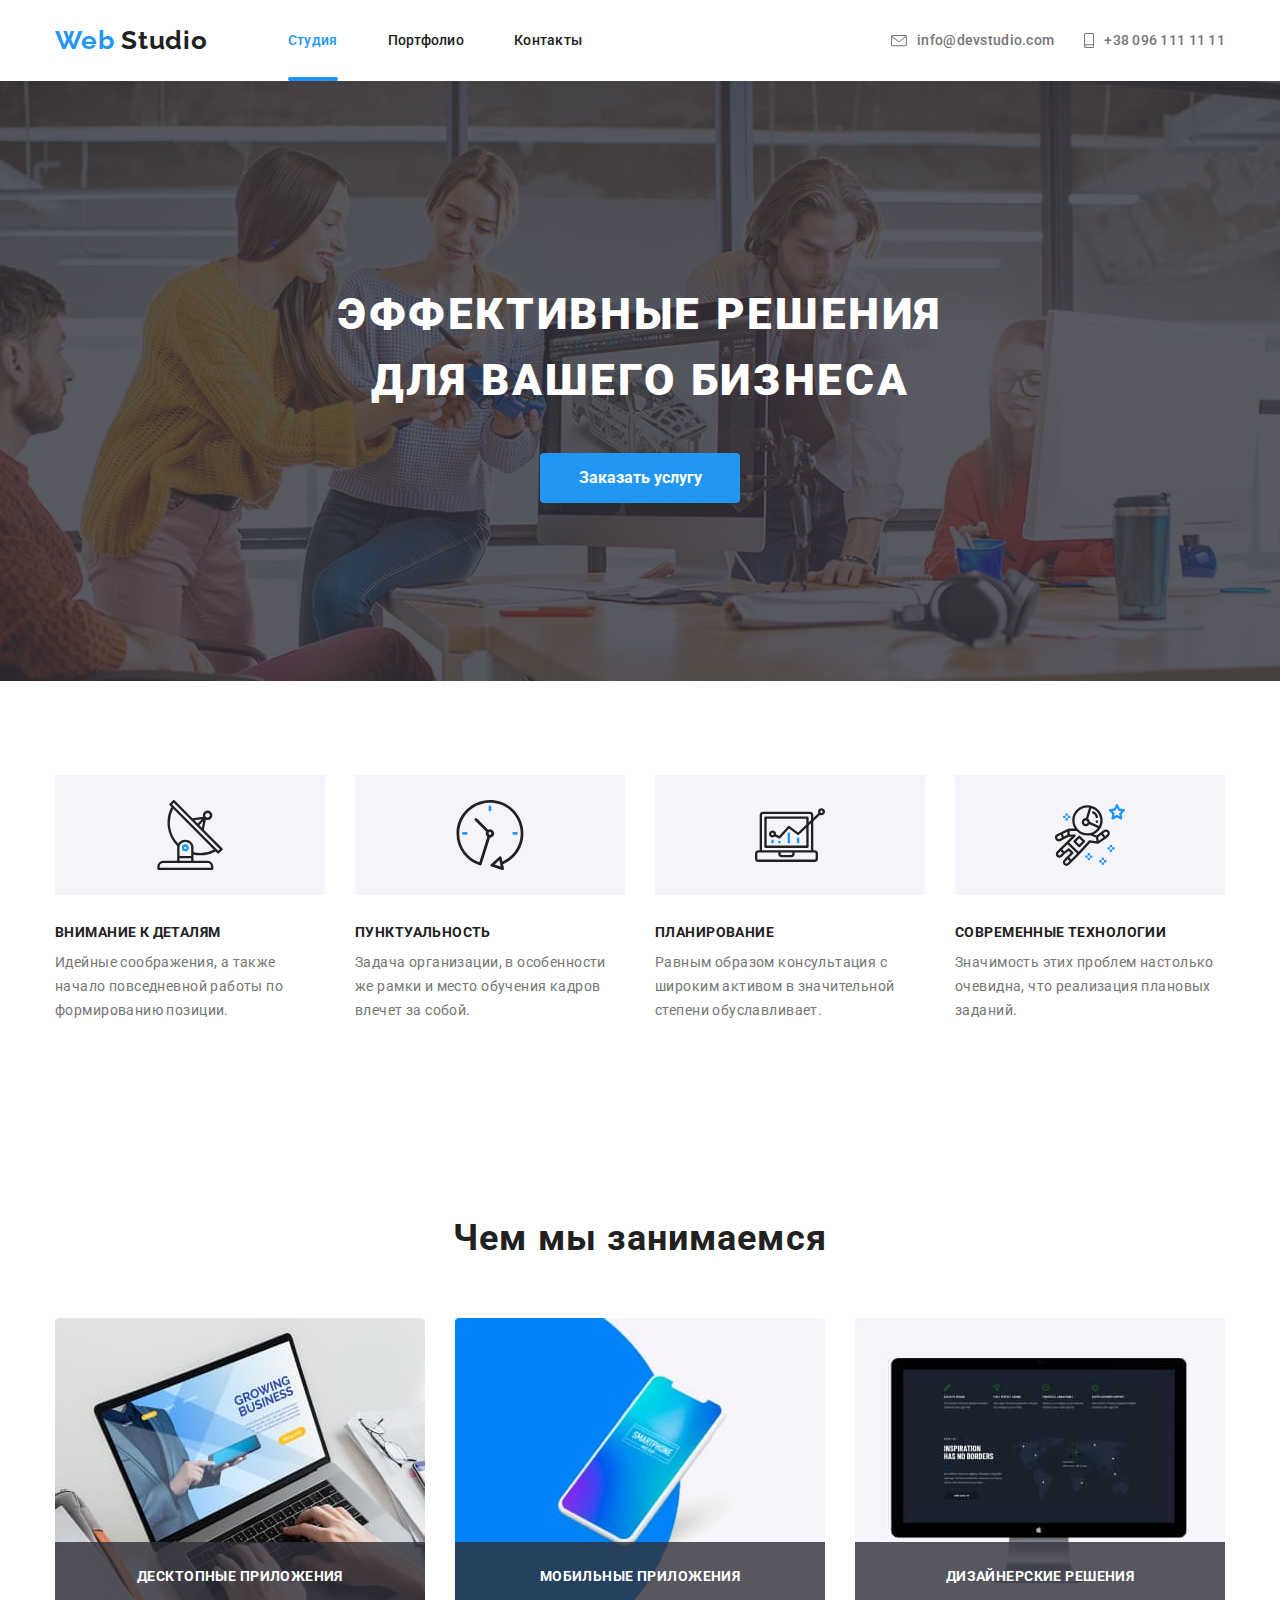
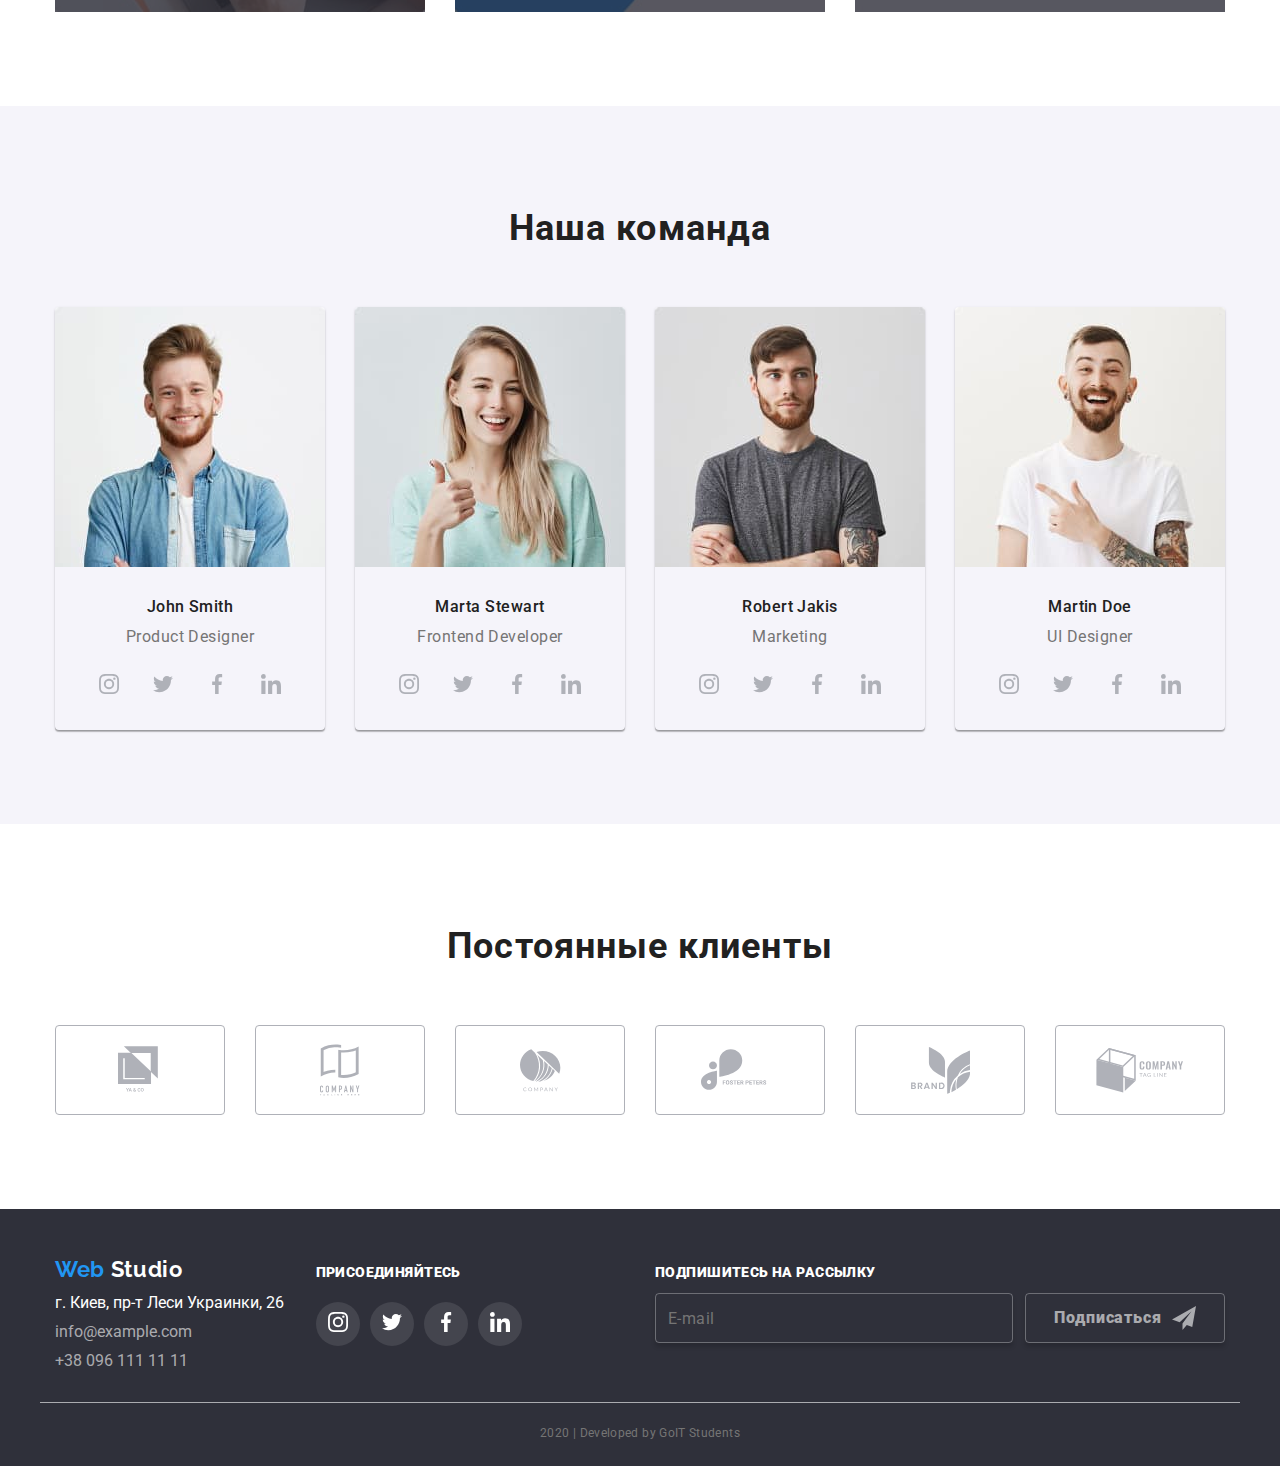
<file: index.html>
<!DOCTYPE html>
<html lang="ru">
  <head>
    <meta charset="UTF-8" />
    <meta name="viewport" content="width=device-width, initial-scale=1.0" />
    <title>Web Studio v.1</title>
    <link
      href="https://fonts.googleapis.com/css2?family=Raleway:wght@700&family=Roboto:wght@400;500;700;900&display=swap"
      rel="stylesheet"
    />
    <link rel="stylesheet" href="./css/common.css" />
    <link rel="stylesheet" href="./css/main.css" />
  </head>
  <body>
    <!-- header-conteiner -->
    <header>
      <div class="container">
        <div class="hed">
          <nav class="nav">
            <a class="header-logo" href="./index.html">
              Web <span>Studio</span></a
            >
            <ul class="site-nav list-rule">
              <li class="item">
                <a href="./index.html" class="link current">Студия</a>
              </li>
              <li class="item">
                <a href="./portfolio.html" class="link">Портфолио</a>
              </li>
              <li class="item"><a href="" class="link">Контакты </a></li>
            </ul>
          </nav>
          <ul class="link-nav list-rule">
            <li class="item-link">
              <a href="mailto:info@devstudio.com" class="link"
                ><svg class="nav-icon" width="16" height="12">
                  <use href="./images/symbol-defs.svg#envelope"></use>
                </svg>
                info@devstudio.com
              </a>
            </li>
            <li class="item-link">
              <a href="tel:+380961111111" class="link"
                ><svg class="nav-icon" width="10" height="15">
                  <use href="./images/symbol-defs.svg#smartphone"></use></svg
                >+38 096 111 11 11</a
              >
            </li>
          </ul>
        </div>
      </div>
    </header>
    <main>
      <section class="conteiner hero">
        <div class="hero-content">
          <h1 class="title-hero">ЭФФЕКТИВНЫЕ РЕШЕНИЯ ДЛЯ ВАШЕГО БИЗНЕСА</h1>
          <a href="" class="button hero-button">Заказать услугу</a>
        </div>
      </section>
      <!-- features-conteiner-->
      <section class="section">
        <div class="container">
          <h2 class="title visually-hidden">Features</h2>
          <ul class="features-list list-rule">
            <li class="item">
              <div class="features-link">
                <svg class="features-link-icon" width="70" height="70">
                  <use href="./images/symbol-defs.svg#antenna"></use>
                </svg>
              </div>
              <div class="features-description">
                <h3 class="title">ВНИМАНИЕ К ДЕТАЛЯМ</h3>
                <p class="text">
                  Идейные соображения, а также начало повседневной работы по
                  формированию позиции.
                </p>
              </div>
            </li>
            <li class="item">
              <div class="features-link">
                <svg class="features-link-icon" width="70" height="70">
                  <use href="./images/symbol-defs.svg#clock"></use>
                </svg>
              </div>
              <div class="features-description">
                <h3 class="title">ПУНКТУАЛЬНОСТЬ</h3>
                <p class="text">
                  Задача организации, в особенности же рамки и место обучения
                  кадров влечет за собой.
                </p>
              </div>
            </li>
            <li class="item">
              <div class="features-link">
                <svg class="features-link-icon" width="70" height="70">
                  <use href="./images/symbol-defs.svg#diagram"></use>
                </svg>
              </div>
              <div class="features-description">
                <h3 class="title">ПЛАНИРОВАНИЕ</h3>
                <p class="text">
                  Равным образом консультация с широким активом в значительной
                  степени обуславливает.
                </p>
              </div>
            </li>
            <li class="item">
              <div class="features-link">
                <svg class="features-link-icon" width="70" height="70">
                  <use href="./images/symbol-defs.svg#astronaut"></use>
                </svg>
              </div>
              <div class="features-description">
                <h3 class="title">СОВРЕМЕННЫЕ ТЕХНОЛОГИИ</h3>
                <p class="text">
                  Значимость этих проблем настолько очевидна, что реализация
                  плановых заданий.
                </p>
              </div>
            </li>
          </ul>
        </div>
      </section>
      <!-- what-we-do-conteiner -->
      <section class="section">
        <div class="container">
          <h2 class="title title-margin">Чем мы занимаемся</h2>
          <ul class="what-we-do-list list-rule">
            <li class="item">
              <div class="card">
                <img
                  class="image"
                  src="./images/what_we_do/desktop_logo.jpg"
                  alt="руки на клавиатуре ноутбука"
                  width="370"
                  height="294"
                />
                <h3 class="title title-card">ДЕСКТОПНЫЕ ПРИЛОЖЕНИЯ</h3>
              </div>
            </li>
            <li class="item">
              <div class="card">
                <img
                  class="image"
                  src="./images/what_we_do/apps_logo.jpg"
                  alt="фото смартфона"
                  width="370"
                  height="294"
                />
                <h3 class="title title-card">МОБИЛЬНЫЕ ПРИЛОЖЕНИЯ</h3>
              </div>
            </li>
            <li class="item">
              <div class="card">
                <img
                  class="image"
                  src="./images/what_we_do/design_logo.jpg"
                  alt="экран монитора"
                  width="370"
                  height="294"
                />
                <h3 class="title title-card">ДИЗАЙНЕРСКИЕ РЕШЕНИЯ</h3>
              </div>
            </li>
          </ul>
        </div>
      </section>
      <!-- our-team-conteiner -->
      <section class="section team">
        <div class="container">
          <h2 class="title title-margin">Наша команда</h2>
          <ul class="our-team-list list-rule">
            <li class="item">
              <img
                class="image"
                src="./images/team/img_john.jpg"
                width="270"
                height="260"
                alt="фото Джона"
              />
              <h3 class="title">John Smith</h3>
              <p class="text">Product Designer</p>
              <ul class="member-list list-rule">
                <li>
                  <a
                    href="https://instagram.com"
                    class="link"
                    aria-label="иконка Инстаграм"
                  >
                    <svg class="link-icon" widht="20" height="20">
                      <use href="./images/symbol-defs.svg#instagram"></use>
                    </svg>
                  </a>
                </li>
                <li>
                  <a
                    href="https://twitter.com"
                    class="link"
                    aria-label="иконка Твиттер"
                  >
                    <svg class="link-icon" widht="20" height="20">
                      <use href="./images/symbol-defs.svg#twitter"></use></svg
                  ></a>
                </li>
                <li>
                  <a
                    href="https://facebook.com"
                    class="link"
                    aria-label="иконка Фейсбук"
                  >
                    <svg class="link-icon" widht="20" height="20">
                      <use href="./images/symbol-defs.svg#facebook"></use>
                    </svg>
                  </a>
                </li>
                <li>
                  <a
                    href="https://linkedin.com"
                    class="link"
                    aria-label="иконка Линкедин"
                  >
                    <svg class="link-icon" widht="20" height="20">
                      <use href="./images/symbol-defs.svg#linkedin"></use>
                    </svg>
                  </a>
                </li>
              </ul>
            </li>
            <li class="item">
              <img
                class="image"
                src="./images/team/img_maria.jpg"
                width="270"
                height="260"
                alt="фото Марии"
              />
              <h3 class="title">Marta Stewart</h3>
              <p class="text">Frontend Developer</p>
              <ul class="member-list list-rule">
                <li>
                  <a
                    href="https://instagram.com"
                    class="link"
                    aria-label="иконка Инстаграм"
                  >
                    <svg class="link-icon" widht="20" height="20">
                      <use href="./images/symbol-defs.svg#instagram"></use>
                    </svg>
                  </a>
                </li>
                <li>
                  <a
                    href="https://twitter.com"
                    class="link"
                    aria-label="иконка Твиттер"
                  >
                    <svg class="link-icon" widht="20" height="20">
                      <use href="./images/symbol-defs.svg#twitter"></use></svg
                  ></a>
                </li>
                <li>
                  <a
                    href="https://facebook.com"
                    class="link"
                    aria-label="иконка Фейсбук"
                  >
                    <svg class="link-icon" widht="20" height="20">
                      <use href="./images/symbol-defs.svg#facebook"></use></svg
                  ></a>
                </li>
                <li>
                  <a
                    href="https://linkedin.com"
                    class="link"
                    aria-label="иконка Линкедин"
                  >
                    <svg class="link-icon" widht="20" height="20">
                      <use href="./images/symbol-defs.svg#linkedin"></use></svg
                  ></a>
                </li>
              </ul>
            </li>

            <li class="item">
              <img
                class="image"
                src="./images/team/img_robert.jpg"
                width="270"
                height="260"
                alt="фото Роберта"
              />
              <h3 class="title">Robert Jakis</h3>
              <p class="text">Marketing</p>
              <ul class="member-list list-rule">
                <li>
                  <a
                    href="https://instagram.com"
                    class="link"
                    aria-label="иконка Инстаграм"
                  >
                    <svg class="link-icon" widht="20" height="20">
                      <use href="./images/symbol-defs.svg#instagram"></use>
                    </svg>
                  </a>
                </li>
                <li>
                  <a
                    href="https://twitter.com"
                    class="link"
                    aria-label="иконка Твиттер"
                  >
                    <svg class="link-icon" widht="20" height="20">
                      <use href="./images/symbol-defs.svg#twitter"></use></svg
                  ></a>
                </li>
                <li>
                  <a
                    href="https://facebook.com"
                    class="link"
                    aria-label="иконка Фейсбук"
                  >
                    <svg class="link-icon" widht="20" height="20">
                      <use href="./images/symbol-defs.svg#facebook"></use></svg
                  ></a>
                </li>
                <li>
                  <a
                    href="https://linkedin.com"
                    class="link"
                    aria-label="иконка Линкедин"
                  >
                    <svg class="link-icon" widht="20" height="20">
                      <use href="./images/symbol-defs.svg#linkedin"></use></svg
                  ></a>
                </li>
              </ul>
            </li>

            <li class="item">
              <img
                class="image"
                src="./images/team/img_martin.jpg"
                width="270"
                height="260"
                alt="фото Мартина"
              />
              <h3 class="title">Martin Doe</h3>
              <p class="text">UI Designer</p>
              <ul class="member-list list-rule">
                <li>
                  <a
                    href="https://instagram.com"
                    class="link"
                    aria-label="иконка Инстаграм"
                  >
                    <svg class="link-icon" widht="20" height="20">
                      <use href="./images/symbol-defs.svg#instagram"></use>
                    </svg>
                  </a>
                </li>
                <li>
                  <a
                    href="https://twitter.com"
                    class="link"
                    aria-label="иконка Твиттер"
                  >
                    <svg class="link-icon" widht="20" height="20">
                      <use href="./images/symbol-defs.svg#twitter"></use></svg
                  ></a>
                </li>
                <li>
                  <a
                    href="https://facebook.com"
                    class="link"
                    aria-label="иконка Фейсбук"
                  >
                    <svg class="link-icon" widht="20" height="20">
                      <use href="./images/symbol-defs.svg#facebook"></use></svg
                  ></a>
                </li>
                <li>
                  <a
                    href="https://linkedin.com"
                    class="link"
                    aria-label="иконка Линкедин"
                  >
                    <svg class="link-icon" widht="20" height="20">
                      <use href="./images/symbol-defs.svg#linkedin"></use></svg
                  ></a>
                </li>
              </ul>
            </li>
          </ul>
        </div>
      </section>
      <!-- regular-clients-conteiner -->
      <section class="section">
        <div class="container">
          <h2 class="title client-title">Постоянные клиенты</h2>
          <ul class="regular-clients-list list-rule">
            <li class="item">
              <a href="" class="client-logo" aria-label="Клиент 1">
                <svg class="client-logo-icon" width="44" height="49">
                  <use href="./images/symbol-defs.svg#client1"></use>
                </svg>
              </a>
            </li>
            <li class="item">
              <a
                href=""
                class="client-logo client-logo--client2"
                aria-label="Клиент 2"
              >
                <svg class="client-logo-icon" width="40" height="52">
                  <use href="./images/symbol-defs.svg#client2"></use></svg
              ></a>
            </li>
            <li class="item">
              <a
                href=""
                class="client-logo client-logo--client3"
                aria-label="Клиент 3"
              >
                <svg class="client-logo-icon" width="41" height="43">
                  <use href="./images/symbol-defs.svg#client3"></use></svg
              ></a>
            </li>
            <li class="item">
              <a
                href=""
                class="client-logo client-logo--client4"
                aria-label="Клиент 4"
              >
                <svg class="client-logo-icon" width="78" height="42">
                  <use href="./images/symbol-defs.svg#client4"></use></svg
              ></a>
            </li>
            <li class="item">
              <a
                href=""
                class="client-logo client-logo--client5"
                aria-label="Клиент 5"
              >
                <svg class="client-logo-icon" width="59" height="47">
                  <use href="./images/symbol-defs.svg#client5"></use></svg
              ></a>
            </li>
            <li>
              <a
                href=""
                class="client-logo client-logo--client6"
                aria-label="Клиент 6"
              >
                <svg class="client-logo-icon" width="88" height="45">
                  <use href="./images/symbol-defs.svg#client6"></use></svg
              ></a>
            </li>
          </ul>
        </div>
      </section>
    </main>
    <!-- footer-conteiner -->
    <footer class="footer">
      <div class="container footer-flex">
        <div class="contacts">
          <a class="footer-logo" href="./index.html"
            >Web <span class="footer-logo-span">Studio</span></a
          >
          <h2 class="title foorter-title">Контакты</h2>

          <address>
            <a href="#" class="address">г. Киев, пр-т Леси Украинки, 26</a>
            <a href="mailto:info@example.com" class="link mail"
              >info@example.com</a
            >
            <a href="tel:+380961111111" class="link">+38 096 111 11 11</a>
          </address>
        </div>
        <div class="subscribe connect">
          <b>Присоединяйтесь</b>
          <ul class="footer-social list-rule">
            <li class="footer-social__link">
              <a href="" aria-label="ссылка на Instagram">
                <svg class="footer-social-icon" width="20" height="20">
                  <use href="./images/symbol-defs.svg#instagram"></use>
                </svg>
              </a>
            </li>
            <li class="footer-social__link">
              <a href="" aria-label="ссылка на Twitter"
                ><svg class="footer-social-icon" width="20" height="20">
                  <use href="./images/symbol-defs.svg#twitter"></use></svg
              ></a>
            </li>
            <li class="footer-social__link">
              <a href="" aria-label="ссылка на Facebook"
                ><svg class="footer-social-icon" width="20" height="20">
                  <use href="./images/symbol-defs.svg#facebook"></use></svg
              ></a>
            </li>
            <li class="footer-social__link">
              <a href="" aria-label="ссылка на Linkedin"
                ><svg class="footer-social-icon" width="20" height="20">
                  <use href="./images/symbol-defs.svg#linkedin"></use></svg
              ></a>
            </li>
          </ul>
        </div>
        <div class="subscribe forma">
          <b>Подпишитесь на рассылку</b>
          <!-- <a href="" class="button primary">ПОДПИСАТЬСЯ</a> -->
          <form id="asd_subscribe_form" method="post" action="/">
            <ul class="forma-field list-rule">
              <li class="input-forma">
                <input
                  class="input-forma--inner"
                  type="text"
                  placeholder="E-mail"
                />
              </li>
              <li class="input-button">
                <button class="input-button--submit" type="submit">
                  <b>Подписаться</b>
                  <svg class="plane" width="24" height="24">
                    <use href="./images/symbol-defs.svg#icon-send"></use>
                  </svg>
                </button>
              </li>
            </ul>
          </form>
        </div>
      </div>
      <div class="container copyright">
        <p>2020 | Developed by GoIT Students</p>
      </div>
    </footer>
  </body>
</html>
</file>
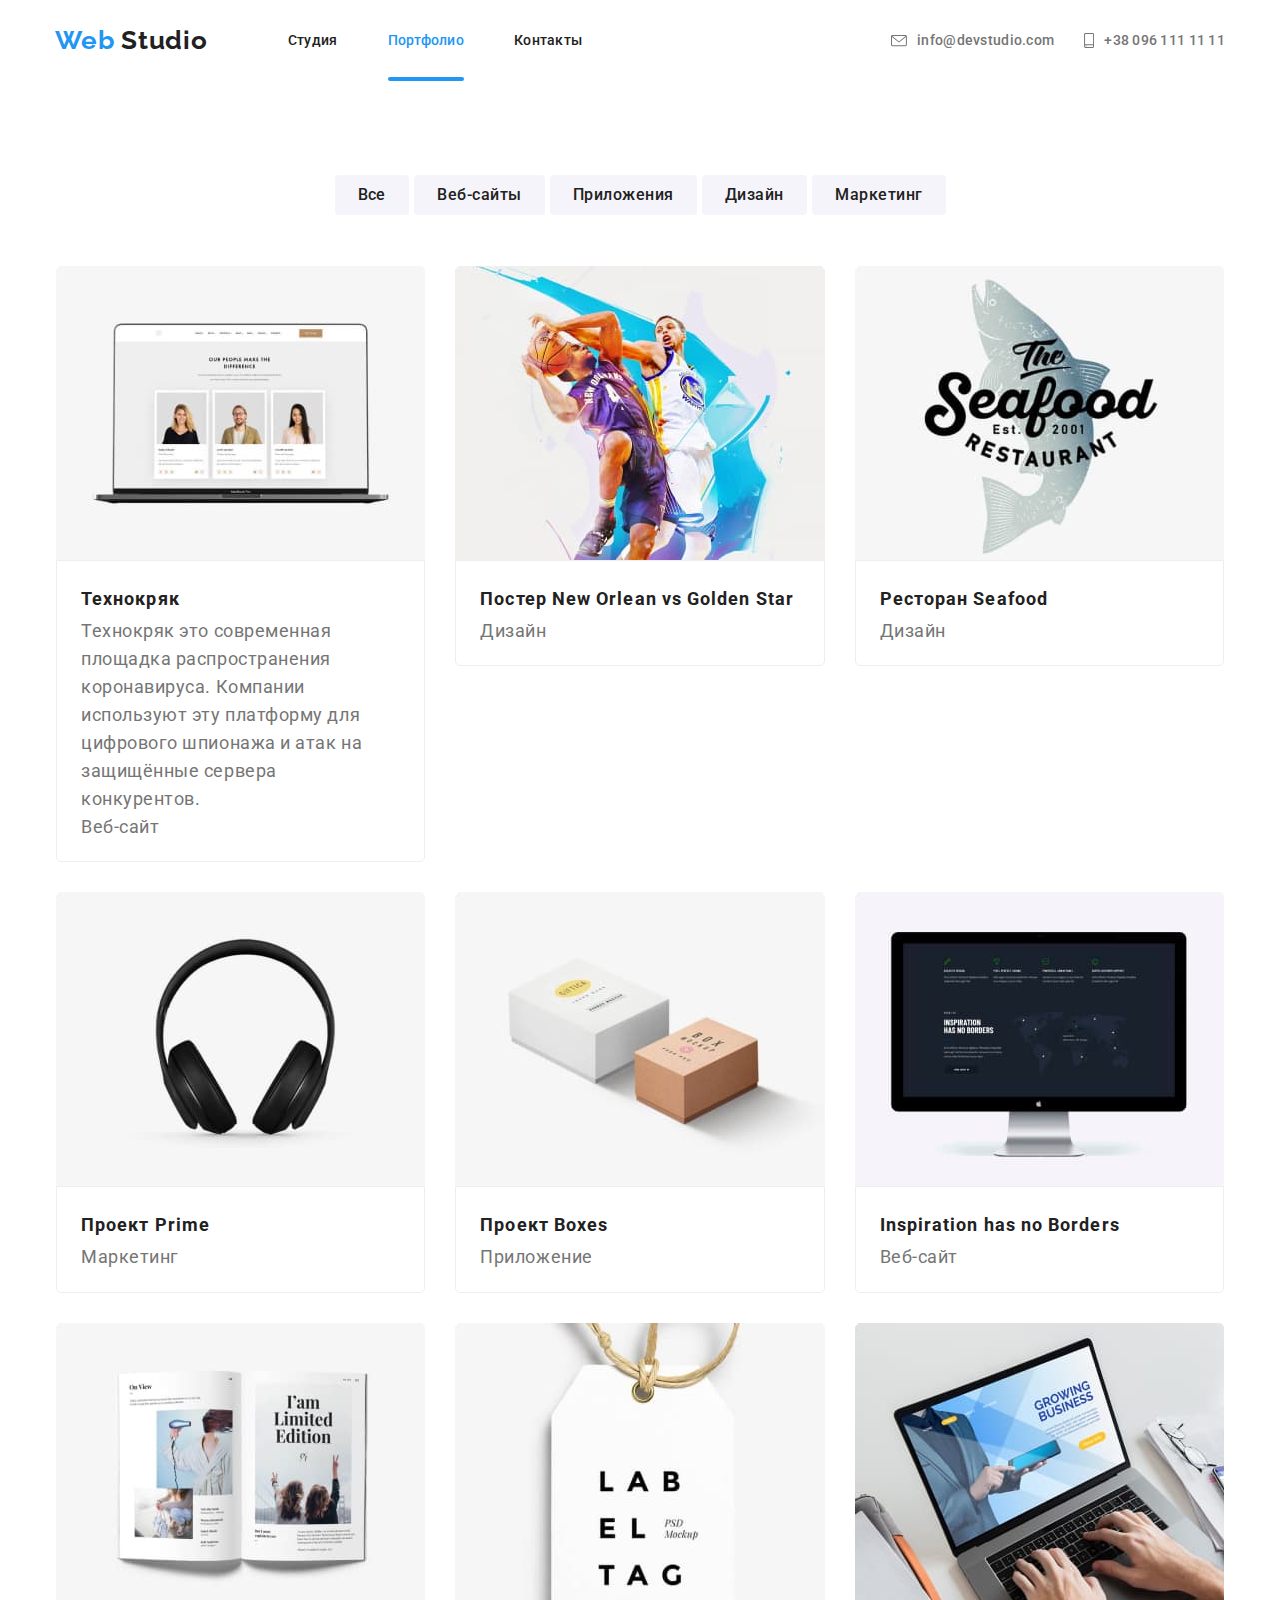
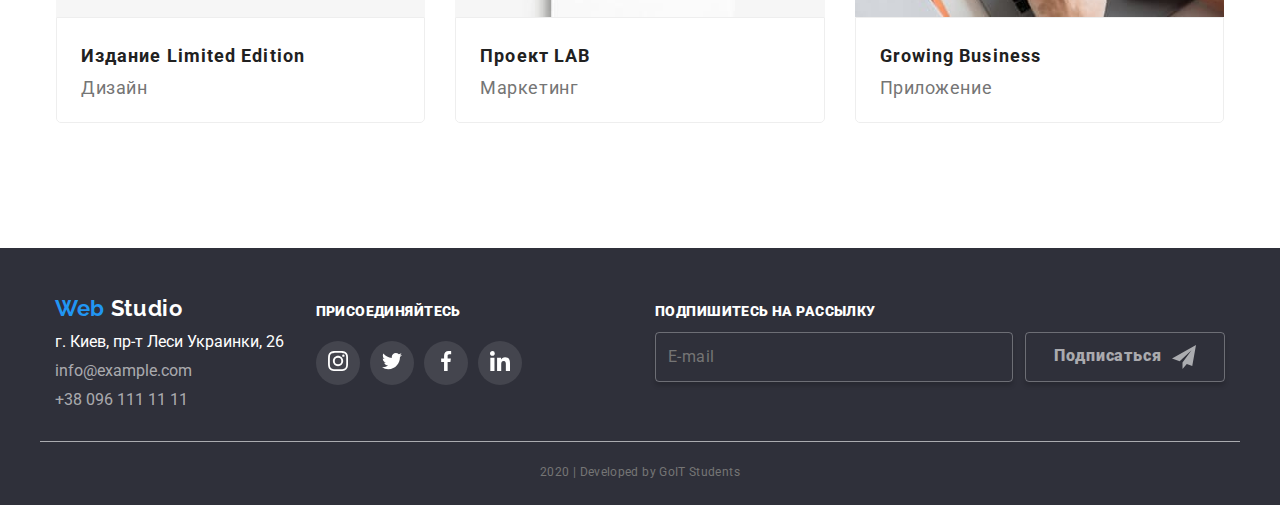
<file: portfolio.html>
<!DOCTYPE html>
<html lang="ru">
  <head>
    <meta charset="UTF-8" />
    <meta name="viewport" content="width=device-width, initial-scale=1.0" />
    <title>Portfolio</title>
    <link
      href="https://fonts.googleapis.com/css2?family=Raleway:wght@700&family=Roboto:wght@400;500;700;900&display=swap"
      rel="stylesheet"
    />

    <link rel="stylesheet" href="./css/common.css" />
    <link rel="stylesheet" href="./css/main.css" />
  </head>

  <body>
    <!-- header-conteiner -->
    <header>
      <div class="container">
        <div class="hed">
          <nav class="nav">
            <a class="header-logo" href="./index.html">
              Web <span>Studio</span></a
            >
            <ul class="site-nav list-rule">
              <li class="item">
                <a href="./index.html" class="link">Студия</a>
              </li>
              <li class="item">
                <a href="./portfolio.html" class="link current">Портфолио</a>
              </li>
              <li class="item"><a href="" class="link">Контакты </a></li>
            </ul>
          </nav>
          <ul class="link-nav list-rule">
            <li class="item-link">
              <a href="mailto:info@devstudio.com" class="link"
                ><svg class="nav-icon" width="16" height="12">
                  <use href="./images/symbol-defs.svg#envelope"></use>
                </svg>
                info@devstudio.com
              </a>
            </li>
            <li class="item-link">
              <a href="tel:+380961111111" class="link"
                ><svg class="nav-icon" width="10" height="15">
                  <use href="./images/symbol-defs.svg#smartphone"></use></svg
                >+38 096 111 11 11</a
              >
            </li>
          </ul>
        </div>
      </div>
    </header>
    <!-- main-conteiner -->
    <main>
      <section class="section">
        <div class="container">
          <h1 class="title visually-hidden">Портфолио</h1>
          <ul class="filtres list-rule">
            <li class="item">
              <button type="button" class="button">Все</button>
            </li>
            <li class="item">
              <button type="button" class="button">Веб-сайты</button>
            </li>
            <li class="item">
              <button type="button" class="button">Приложения</button>
            </li>
            <li class="item">
              <button type="button" class="button">Дизайн</button>
            </li>
            <li class="item">
              <button type="button" class="button">Маркетинг</button>
            </li>
          </ul>
          <ul class="work-list list-rule">
            <li class="item">
              <a href="">
                <img
                  src="./images/portfolio/web-site-technokrack.jpg"
                  alt=""
                  width="370"
                  height="294"
                />
                <div class="card-content">
                  <h2 class="title">Технокряк</h2>
                  <p class="text">
                    Технокряк это современная площадка распространения
                    коронавируса. Компании используют эту платформу для
                    цифрового шпионажа и атак на защищённые сервера конкурентов.
                  </p>
                  <p class="text">Веб-сайт</p>
                </div>
              </a>
            </li>
            <li class="item">
              <a href="">
                <img
                  src="./images/portfolio/designe-basketball.jpg"
                  alt=""
                  width="370"
                  height="294"
                />
                <div class="card-content">
                  <h2 class="title">Постер New Orlean vs Golden Star</h2>
                  <p class="text">Дизайн</p>
                </div>
              </a>
            </li>
            <li class="item">
              <a href="">
                <img
                  src="./images/portfolio/apps-seafood.jpg"
                  alt=""
                  width="370"
                  height="294"
                />
                <div class="card-content">
                  <h2 class="title">Ресторан Seafood</h2>
                  <p class="text">Дизайн</p>
                </div>
              </a>
            </li>
            <li class="item">
              <a href="">
                <img
                  src="./images/portfolio/marketing-prime.jpg"
                  alt=""
                  width="370"
                  height="294"
                />
                <div class="card-content">
                  <h2 class="title">Проект Prime</h2>
                  <p class="text">Маркетинг</p>
                </div>
              </a>
            </li>
            <li class="item">
              <a href="">
                <img
                  src="./images/portfolio/apps-boxes.jpg"
                  alt=""
                  width="370"
                  height="294"
                />
                <div class="card-content">
                  <h2 class="title">Проект Boxes</h2>
                  <p class="text">Приложение</p>
                </div>
              </a>
            </li>
            <li class="item">
              <a href="">
                <img
                  src="./images/portfolio/web-site-borders.jpg"
                  alt=""
                  width="370"
                  height="294"
                />
                <div class="card-content">
                  <h2 class="title">Inspiration has no Borders</h2>
                  <p class="text">Веб-сайт</p>
                </div>
              </a>
            </li>
            <li class="item">
              <a href="">
                <img
                  src="./images/portfolio/designe-le.jpg"
                  alt=""
                  width="370"
                  height="294"
                />
                <div class="card-content">
                  <h2 class="title">Издание Limited Edition</h2>
                  <p class="text">Дизайн</p>
                </div>
              </a>
            </li>
            <li class="item">
              <a href="">
                <img
                  src="./images/portfolio/marketing-lab.jpg"
                  alt=""
                  width="370"
                  height="294"
                />
                <div class="card-content">
                  <h2 class="title">Проект LAB</h2>
                  <p class="text">Маркетинг</p>
                </div>
              </a>
            </li>
            <li class="item">
              <a href="">
                <img
                  src="./images/portfolio/apps-growing.jpg"
                  alt=""
                  width="370"
                  height="294"
                />
                <div class="card-content">
                  <h2 class="title">Growing Business</h2>
                  <p class="text">Приложение</p>
                </div>
              </a>
            </li>
          </ul>
        </div>
      </section>
    </main>
    <!-- footer-conteiner -->
    <footer class="footer">
      <div class="container footer-flex">
        <div class="contacts">
          <a class="footer-logo" href="./index.html"
            >Web <span class="footer-logo-span">Studio</span></a
          >
          <h2 class="title foorter-title">Контакты</h2>

          <address>
            <a href="#" class="address">г. Киев, пр-т Леси Украинки, 26</a>
            <a href="mailto:info@example.com" class="link mail"
              >info@example.com</a
            >
            <a href="tel:+380961111111" class="link">+38 096 111 11 11</a>
          </address>
        </div>
        <div class="subscribe connect">
          <b> Присоединяйтесь</b>
          <ul class="footer-social list-rule">
            <li class="footer-social__link">
              <a href="" aria-label="ссылка на Instagram">
                <svg class="footer-social-icon" width="20" height="20">
                  <use href="./images/symbol-defs.svg#instagram"></use>
                </svg>
              </a>
            </li>
            <li class="footer-social__link">
              <a href="" aria-label="ссылка на Twitter"
                ><svg class="footer-social-icon" width="20" height="20">
                  <use href="./images/symbol-defs.svg#twitter"></use></svg
              ></a>
            </li>
            <li class="footer-social__link">
              <a href="" aria-label="ссылка на Facebook"
                ><svg class="footer-social-icon" width="20" height="20">
                  <use href="./images/symbol-defs.svg#facebook"></use></svg
              ></a>
            </li>
            <li class="footer-social__link">
              <a href="" aria-label="ссылка на Linkedin"
                ><svg class="footer-social-icon" width="20" height="20">
                  <use href="./images/symbol-defs.svg#linkedin"></use></svg
              ></a>
            </li>
          </ul>
        </div>
        <div class="subscribe forma">
          <b>Подпишитесь на рассылку</b>
          <!-- <a href="" class="button primary">ПОДПИСАТЬСЯ</a> -->
          <form id="asd_subscribe_form" method="post" action="/">
            <ul class="forma-field list-rule">
              <li class="input-forma">
                <input
                  class="input-forma--inner"
                  type="text"
                  placeholder="E-mail"
                />
              </li>
              <li class="input-button">
                <button class="input-button--submit" type="submit">
                  <b>Подписаться</b>
                  <svg class="plane" width="24" height="24">
                    <use href="./images/symbol-defs.svg#icon-send"></use>
                  </svg>
                </button>
              </li>
            </ul>
          </form>
        </div>
      </div>
      <div class="container copyright">
        <p>2020 | Developed by GoIT Students</p>
      </div>
    </footer>
  </body>
</html>
</file>
<file: css/common.css>
html {
  box-sizing: border-box;
}
*,
*::before,
*::after {
  padding: 0px;
  margin: 0px;
  box-sizing: inherit;
}
:root {
  --primaty-text-color: #212121;
  --secondary-text-color: #757575;
  --accent-color: #2196f3;
  --white-text-color: #ffffff;
  --secondary-white-color: rgba(255, 255, 255, 0.6);
}

body {
  margin: 0;
  background-color: #ffffff;
  color: var(--primaty-text-color);
  font-family: Roboto, serif;
}
body .list-rule {
  list-style: none;
}
body .link,
a {
  text-decoration: none;
}
/* утилиты */
.visually-hidden {
  border: 0;
  clip: rect(0 0 0 0);
  height: 1px;
  margin: -1px;
  overflow: hidden;
  padding: 0;
  position: absolute;
  width: 1px;
  white-space: nowrap;
}
.container {
  margin-left: auto;
  margin-right: auto;
  width: 1200px;
  padding-left: 15px;
  padding-right: 15px;
  /* outline: 2px  solid tomato; */
}
.list {
  padding: 0;
  margin: 0;
  list-style: none;
}
.title {
  margin: 0px;
  padding: 0px;
}
.button {
  cursor: pointer;
}
.no-padding {
  padding: 0;
  margin: 0;
}
img {
  display: block;
  max-width: auto;
}
.title-margin {
  margin-bottom: 50px;
}
/* header-css */
.header-logo {
  display: block;
  padding-top: 24px;
  padding-bottom: 25px;
  color: var(--accent-color);
  font-family: Raleway, serif;
  font-style: normal;
  font-weight: 700;
  font-size: 26px;
  line-height: 1.19;
  letter-spacing: 0.03em;
}
.header-logo span {
  color: var(--primaty-text-color);
}
.hed {
  display: flex;
  align-items: center;
  padding-left: 0px;
  margin-right: 0px;
  border-top: 1px solid var(--secondary-white-color);
}
.nav {
  display: flex;
}
.site-nav {
  display: flex;
  margin-left: 80px;
}
.site-nav .item + .item {
  margin-left: 50px;
}
.site-nav .link,
.link-nav .link {
  display: block;
  padding-top: 32px;
  padding-bottom: 32px;

  color: var(--primaty-text-color);
  font-weight: 500;
  font-size: 14px;
  line-height: 1.14;
  letter-spacing: 0.02em;
}
.site-nav .link.current {
  position: relative;
  color: var(--accent-color);
}
.site-nav .link.current:after {
  position: absolute;
  content: '';
  height: 4px;
  left: 0;
  bottom: 0;
  width: 100%;
  background-color: currentColor;
  border-radius: 2px;
}
.item-link .link {
  display: flex;
  align-items: center;
  color: var(--secondary-text-color);
}
.site-nav .link:hover,
.site-nav .link:focus,
.item-link .link:hover,
.item-link .link:focus {
  color: var(--accent-color);
}
.link-nav > .link {
  display: inline-block;
}
.link-nav {
  display: flex;
  align-items: center;
  margin-left: auto;
}
.link-nav .item-link + .item-link {
  margin-left: 30px;
}
/* --secondary-text-color  */
.nav-icon {
  display: inline-block;
  margin-right: 10px;

  fill: var(--secondary-text-color);
}
.link:hover > .nav-icon,
.link:focus > .nav-icon {
  fill: currentcolor;
}
/* footer css */
.footer {
  background-color: #2f303a;
  padding-top: 48px;
}
.footer-flex {
  display: flex;
  align-items: baseline;
  justify-content: space-between;
}

.foorter-title {
  display: none;
}
.footer-logo {
  display: block;
  margin-bottom: 10px;
  color: var(--accent-color);
  font-family: Raleway, serif;
  font-weight: 700;
  font-size: 22px;
  line-height: 1.18;
  letter-spacing: 0.03em;
}
.footer-logo-span {
  color: var(--white-text-color);
}
.footer-social {
  display: flex;
  padding-top: 21px;
  padding-bottom: 56px;
}
.footer-social__link {
  display: flex;
  justify-content: center;
  align-items: center;
  margin-right: 10px;
  width: 44px;
  height: 44px;
  border-radius: 50%;
  background-size: 20px;
  background-repeat: no-repeat;
  background-position: center;
  background-color: rgba(255, 255, 255, 10%);
}
.footer-social__link:last-child {
  margin-right: 0px;
}
.footer-social__link:hover,
.footer-social__link:focus {
  background-color: var(--accent-color);
}
.footer-social-icon {
  display: inline-block;
  fill: var(--white-text-color);
}
.contacts a {
  display: inline-block;
  font-style: normal;
}
.contacts .address {
  display: block;
  margin-bottom: 10px;
  color: var(--white-text-color);
}
.contacts > address {
  padding-bottom: 28px;
}
.mail {
  display: block;
  margin-bottom: 10px;
}
.contacts .link {
  display: block;
  color: var(--secondary-white-color);
}
.connect {
  display: flex;
  flex-direction: column;
}
/* css для формі подписки */
.forma {
  display: flex;
  flex-direction: column;
  margin-left: 102px;
}
.forma-field {
  display: flex;
  margin-top: 12px;
}
.input-forma {
  margin-right: 12px;
  display: flex;
}
.input-button {
  display: flex;
}
.input-forma--inner {
  padding: 18px 12px;
  width: 358px;
  height: 50px;
  font-family: inherit;
  font-style: normal;
  font-weight: 400;
  color: var(--secondary-white-color);
  font-size: 16px;
  line-height: 1.9;
  letter-spacing: 0.03em;
  box-sizing: border-box;
  border: 1px solid rgba(255, 255, 255, 0.3);
  box-shadow: 0px 4px 4px rgba(0, 0, 0, 0.15);
  border-radius: 4px;
  background-color: rgba(255, 255, 255, 0);
}
.input-button--submit {
  display: flex;
  align-items: center;
  justify-content: center;
  margin-left: auto;
  margin-right: auto;
  width: 200px;
  height: 50px;
  box-sizing: border-box;
  border: 1px solid rgba(255, 255, 255, 0.3);
  box-shadow: 0px 4px 4px rgba(0, 0, 0, 0.15);
  border-radius: 4px;
  font-weight: 900;
  font-family: inherit;
  font-size: 16px;
  line-height: 1.9;
  letter-spacing: 0.06em;
  background-color: rgba(255, 255, 255, 0);
  color: var(--secondary-white-color);
}
.input-button--submit:hover,
.input-button--submit:focus {
  background-color: var(--accent-color);
  color: var(--white-text-color);
}
.plane {
  fill: var(--secondary-white-color);
  margin-left: 10px;
}
.input-button--submit:hover > .plane,
.input-button--submit:focus > .plane {
  fill: #ffffff;
}
.subscribe {
  display: flex;
  color: var(--white-text-color);
  font-weight: 700;
  font-size: 14px;
  line-height: 1.14;
  letter-spacing: 0.03em;
  text-transform: uppercase;
}
.copyright {
  padding-top: 18px;
  padding-bottom: 21px;
  border-top: 1px solid var(--secondary-white-color);
  color: var(--secondary-text-color);
  font-size: 12px;
  line-height: 2;
  text-align: center;
  letter-spacing: 0.03em;
}
</file>
<file: css/main.css>
/* палитра основной черный #212121
вторичный черный #757575
основной белый #FFFFFF
вторичный белый rgba(255, 255, 255, 0.6);
акцент #2196f3
*/
/* css для index.html */
/* hero css */
.hero {
  display: flex;
  justify-content: center;
  align-items: center;
  max-width: 1600px;
  height: 600px;
  margin-left: auto;
  margin-right: auto;
  background-image: linear-gradient(
      to right,
      rgba(47, 48, 58, 0.8),
      rgba(47, 48, 58, 0.8)
    ),
    url(../images/hero/hero.jpg);

  background-repeat: no-repeat;
  background-position: center;
  background-size: cover;
}
.hero-content {
  max-width: 696px;
  height: 200px;
  display: flex;
  text-align: center;
  flex-direction: column;
}
.hero .title-hero {
  margin-top: 0;
  margin-bottom: 40px;
  font-weight: 900;
  font-size: 44px;
  line-height: 1.5;
  letter-spacing: 0.06em;
  text-transform: uppercase;
  color: var(--white-text-color);
}

/* css для всех секций */
.section {
  padding-top: 94px;
  padding-bottom: 94px;
}
.section.no-padding {
  padding-top: 0;
  padding-bottom: 0;
}
.section .title {
  font-weight: 700;
  font-size: 36px;
  line-height: 1.6;
  text-align: center;
  letter-spacing: 0.03em;
}

/* css для наши преишущества */

.features-list,
.what-we-do-list,
.our-team-list,
.regular-clients-list {
  display: flex;
  align-items: center;
  padding: 0px;
}

.features-list .item + .item {
  margin-left: 30px;
}
.features-list .item {
  display: flex;
  flex-direction: column;
  width: 278px;
}
.features-link {
  display: flex;
  justify-content: center;
  align-items: center;
  margin-bottom: 30px;
  background-color: #f5f4fa;
  width: 270px;
  height: 120px;
}
.features-list .title {
  margin-bottom: 10px;
  font-weight: 700;
  font-size: 14px;
  line-height: 1.14;
  text-align: left;
  letter-spacing: 0.03em;
  text-transform: uppercase;
}
.features-list .text {
  color: var(--secondary-text-color);
  font-weight: 400;
  font-size: 14px;
  line-height: 1.7;
  letter-spacing: 0.03em;
}
/* css для чем мы занимаемся */
.section .what-we-do-list .title {
  padding-top: 27px;
  padding-bottom: 27px;
  color: var(--white-text-color);
  /* фон для того чтобы было видно текст */
  background-color: rgba(47, 48, 58, 0.8);
  font-weight: 700;
  font-size: 14px;
  line-height: 1.14;
  text-align: center;
  letter-spacing: 0.03em;
  text-transform: uppercase;
}
.what-we-do-list .card {
  position: relative;
}
.what-we-do-list .card > .title-card {
  position: absolute;
  left: 0;
  bottom: 0;
  width: 100%;
}
.what-we-do-list .item {
  width: 380px;
}
.what-we-do-list .item + .item {
  margin-left: 30px;
}
.what-we-do-list .image {
  display: block;
}
/* css для наша команда */
.team {
  background-color: #f5f4fa;
}
.our-team-list .item + .item {
  margin-left: 30px;
}
.our-team-list .item {
  display: flex;
  flex-direction: column;
  overflow: hidden;
  padding-bottom: 24px;
  border-radius: 4px;
  width: 278px;
  box-shadow: 0px 2px 1px rgba(0, 0, 0, 0.2), 0px 1px 1px rgba(0, 0, 0, 0.14),
    0px 1px 3px rgba(0, 0, 0, 0.12);
}
.our-team-list .image {
  display: block;
  margin-bottom: 30px;
  border-bottom-left-radius: 0;
  border-bottom-right-radius: 0;
}
.our-team-list .title {
  margin-bottom: 10px;
  font-weight: 500;
  font-size: 16px;
  line-height: 1.19;
  text-align: center;
  letter-spacing: 0.03em;
}
.our-team-list .text {
  margin-bottom: 16px;
  color: var(--secondary-text-color);
  font-size: 16px;
  line-height: 1.19;
  text-align: center;
  letter-spacing: 0.03em;
}
.member-list {
  display: flex;
  margin-right: auto;
  margin-left: auto;
  width: 207px;
  height: 44px;
}

.member-list .link {
  display: flex;
  align-items: center;
  margin-right: 10px;
  width: 44px;
  height: 44px;
  border-radius: 50%;
  background-size: 20px;
  background-repeat: no-repeat;
  background-position: center;
}
.member-list .link > .link-icon {
  display: inline-block;
  fill: #afb1b8;
}
.member-list .link:hover > .link-icon,
.member-list .link:focus > .link-icon {
  fill: var(--white-text-color);
}
.member-list .link:hover,
.member-list .link:focus {
  background-color: var(--accent-color);
}
/* css для постоянные клиенты */
.regular-clients-list {
  display: flex;
  justify-content: space-between;
}
.client-title {
  margin-bottom: 50px;
}
/* .regular-clients .item + .item {
  margin-left: 30px;
} */
.regular-clients .item {
  width: 175px;
}
.regular-clients .title {
  color: var(--primaty-text-color);
}
/*  */
.client-logo {
  display: flex;
  justify-content: center;
  align-items: center;
  width: 170px;
  height: 90px;
  border: 1px solid #afb1b8;
  box-sizing: border-box;
  border-radius: 4px;
  background-repeat: no-repeat;
  background-position: center;
}
.client-logo:hover,
.client-logo:focus {
  border: 1px solid var(--accent-color);
}
.client-logo-icon {
  display: inline-block;
  fill: #afb1b8;
}
.client-logo:hover > .client-logo-icon,
.client-logo:focus > .client-logo-icon {
  fill: var(--accent-color);
}

/* button */
.button.hero-button {
  display: block;
  margin-left: auto;
  margin-right: auto;
  min-width: 200px;
  padding: 10px 32px;
  border-radius: 4px;
  font-family: inherit;
  font-weight: 700;
  font-size: 16px;
  line-height: 1.9;
  color: var(--white-text-color);
  background-color: var(--accent-color);
}
.button.primary {
  font-family: inherit;
  font-weight: 700;
  font-size: 16px;
  line-height: 1.9;
  color: var(--white-text-color);
  background-color: var(--accent-color);
}
/* css для portfolio.html */
/* css для радио-кнопок */
.filtres {
  display: flex;
  justify-content: space-between;
  align-items: center;
  margin-left: auto;
  margin-right: auto;
  margin-bottom: 50px;
  width: 641px;
  padding-left: 15px;
  padding-right: 15px;
  /* outline: 2px solid tomato; */
}

.filtres .button {
  display: block;
  border: 1px solid transparent;
  border-radius: 4px;
  padding: 6px 22px;
  min-width: 73px;
  font-family: inherit;
  color: var(--primaty-text-color);
  background-color: #f5f4fa;
  font-weight: 500;
  font-size: 16px;
  line-height: 1.62;
  text-align: center;
  letter-spacing: 0.03em;
}
.filtres .button:hover,
.filtres .button:focus {
  color: var(--white-text-color);
  background-color: var(--accent-color);
}
/* css для примеров работ */
.work-list {
  display: flex;
  flex-wrap: wrap;
  border: 1px solid transparent;
  border-radius: 5px;
}
.work-list .item {
  width: calc((100% - 60px) / 3);
  margin-right: 30px;
  margin-bottom: 30px;
  border-top-left-radius: 5px;
  border-top-right-radius: 5px;
  overflow: hidden;
}
.work-list .item:nth-child(3n) {
  margin-right: 0;
}
.work-list .item:hover,
.work-list .item:hover {
  box-shadow: 1px 4px 6px rgba(0, 0, 0, 0.16), 0px 4px 4px rgba(0, 0, 0, 0.06),
    0px 1px 1px rgba(0, 0, 0, 0.12);
}
.card-content {
  padding-left: 24px;
  padding-right: 24px;
  padding-top: 20px;
  padding-bottom: 20px;
  border: 1px solid #eeeeee;
  box-sizing: border-box;
  border-bottom-left-radius: 5px;
  border-bottom-right-radius: 5px;
}
.work-list .title {
  font-weight: 700;
  font-size: 18px;
  text-align: left;
  line-height: 2;
  letter-spacing: 0.06em;
  color: var(--primaty-text-color);
}
.work-list .text {
  font-weight: 400;
  font-size: 18px;
  line-height: 1.56;
  letter-spacing: 0.03em;
  color: var(--secondary-text-color);
}
</file>
